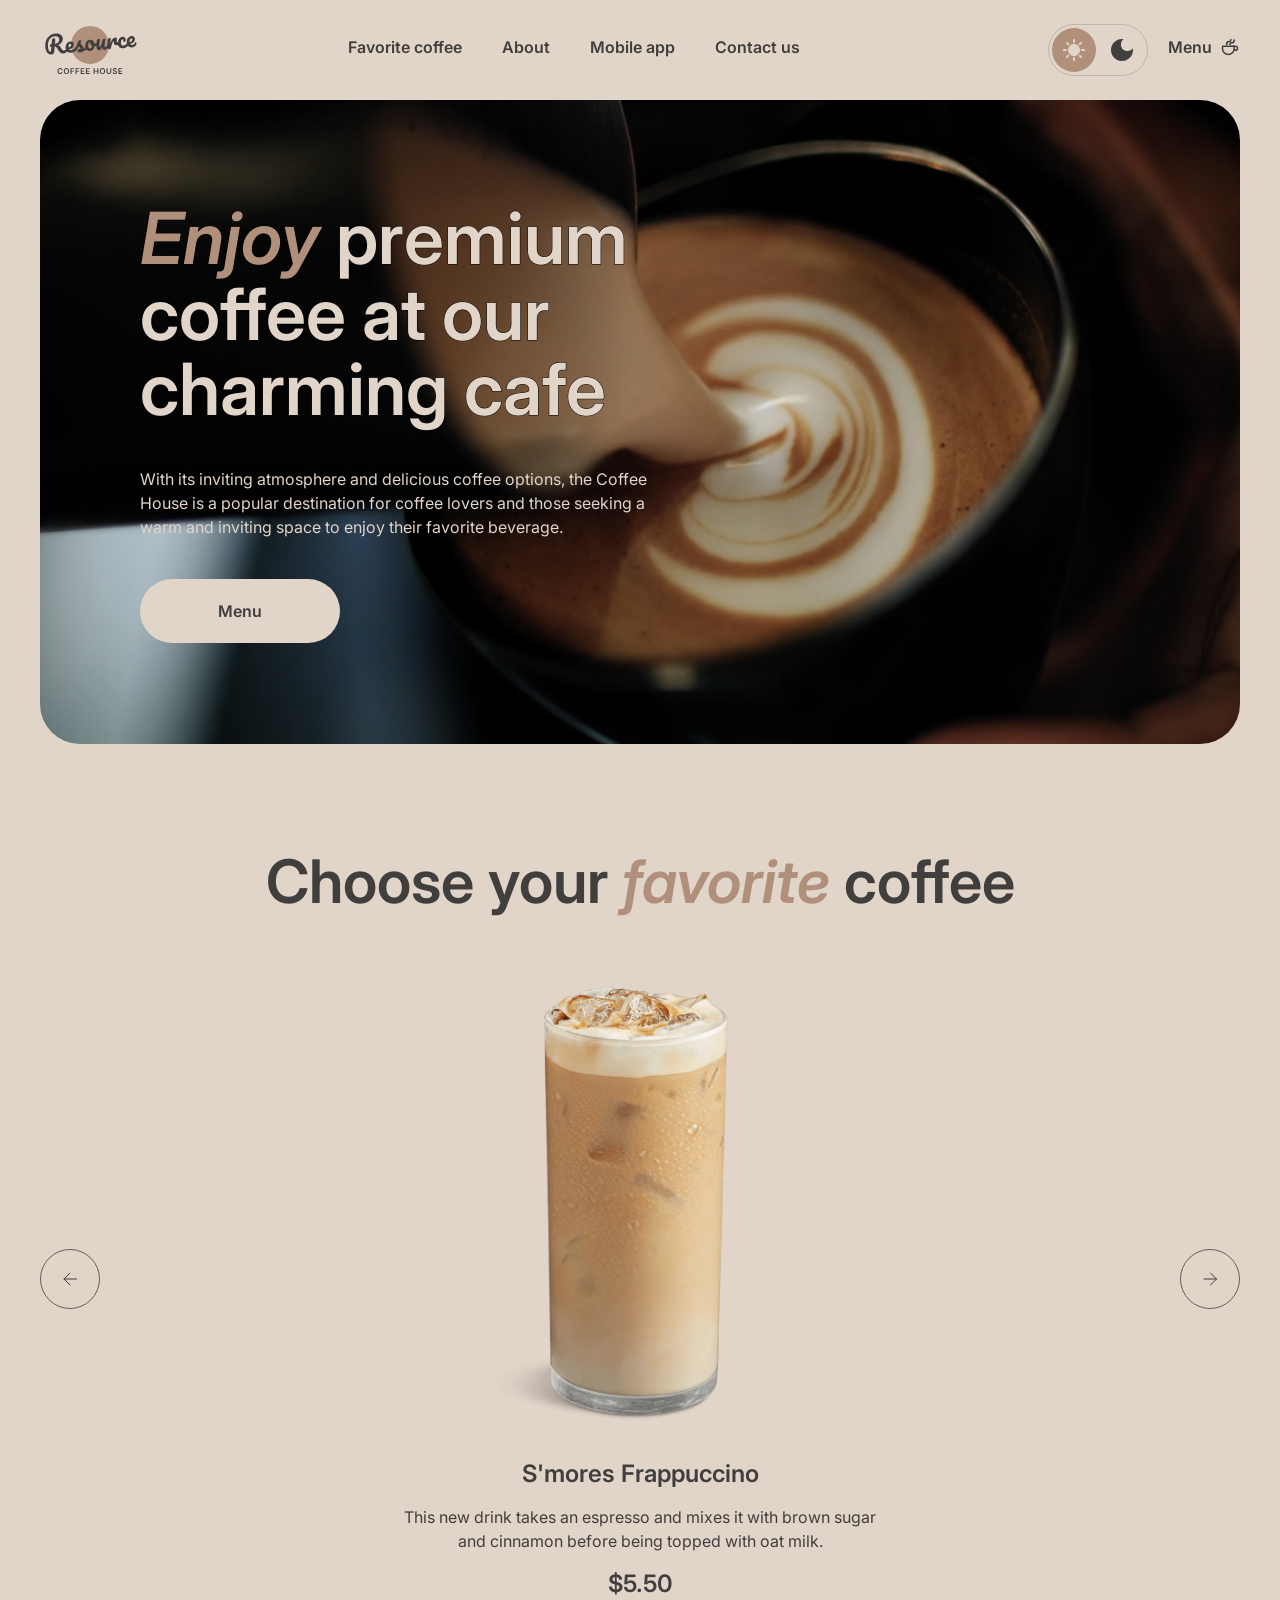
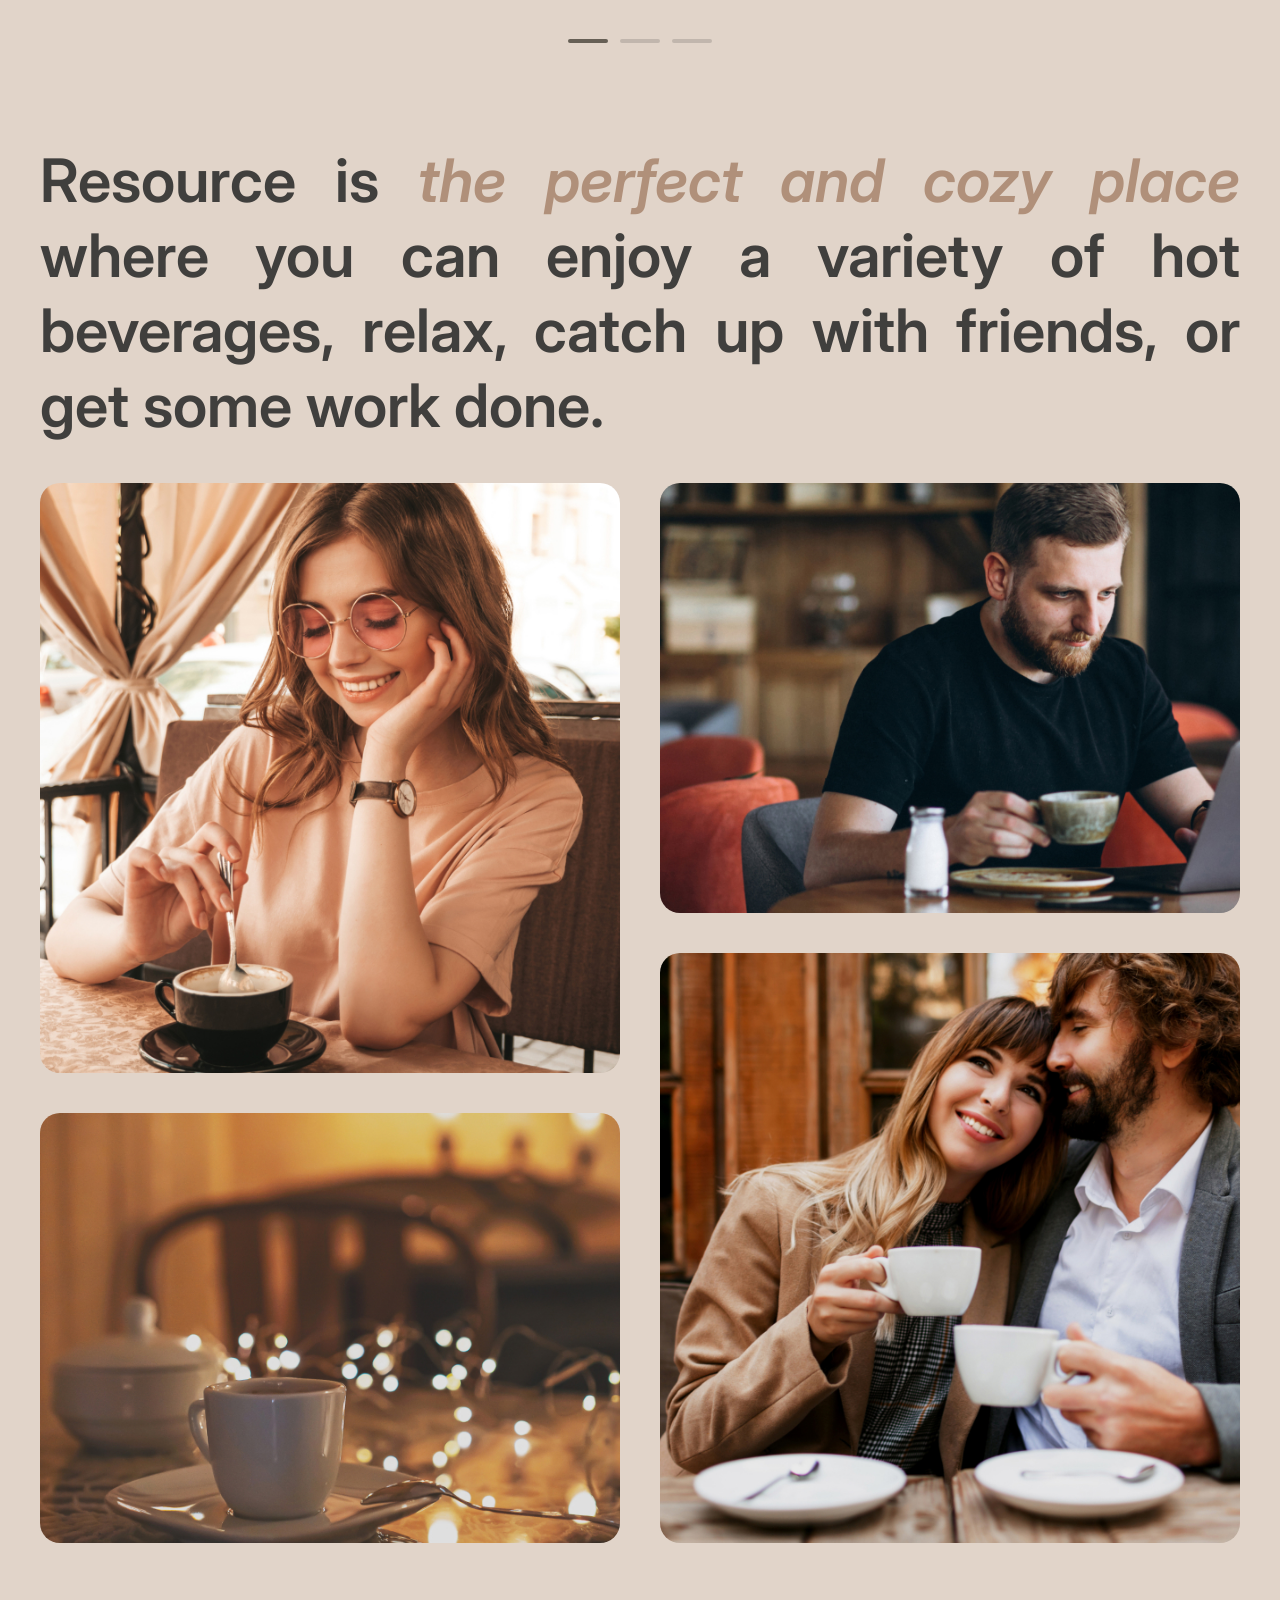
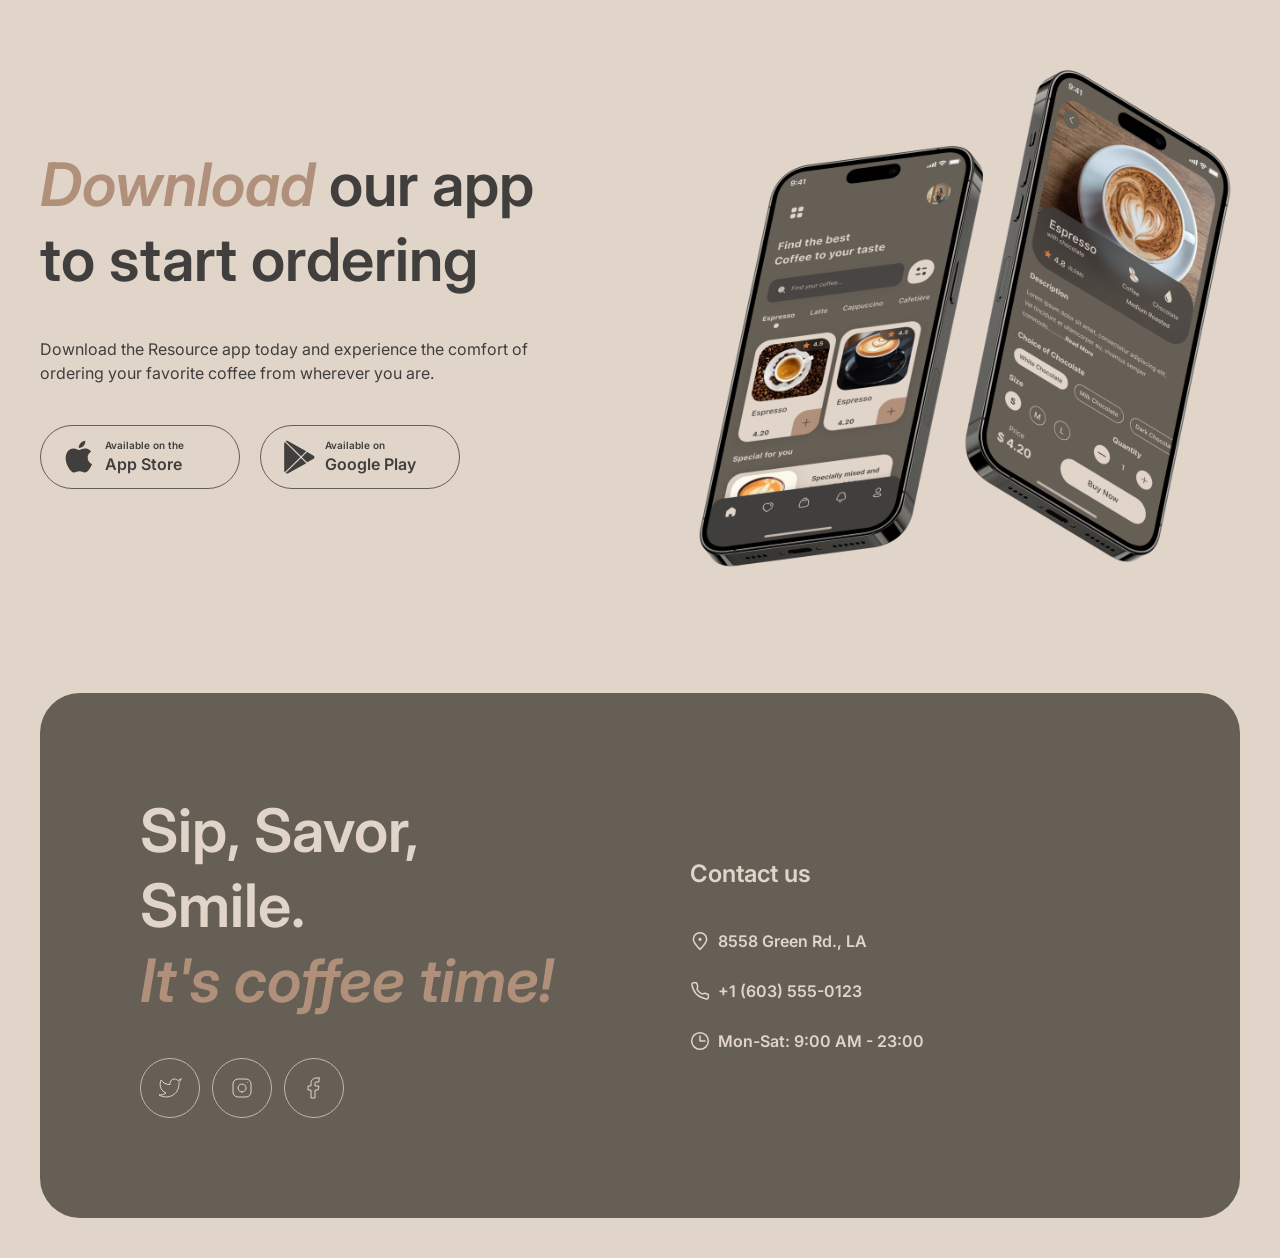
<file: index.html>
<!doctype html>
<html lang="en">
  <head>
    <meta charset="UTF-8" />
    <meta name="viewport" content="width=device-width, initial-scale=1.0" />
    <title>Coffee House</title>
    <link rel="icon" href="./images/img-hero.jpg" type="image/jpeg" />
    <link rel="preconnect" href="https://fonts.googleapis.com" />
    <link rel="preconnect" href="https://fonts.gstatic.com" crossorigin />
    <link href="https://fonts.googleapis.com/css2?family=Inter:ital,wght@0,400;0,600;1,600&display=swap" rel="stylesheet" />
    <link rel="stylesheet" href="./styles.css" />
    <script src="./javascript/theme.js" defer></script>
    <script src="./javascript/burger.js" defer></script>
    <script src="./javascript/carousel.js" defer></script>
  </head>
  <body>
    <header class="header">
      <div class="container header__container">
        <a class="logo" href="./index.html">
          <img class="logo__image" src="./images/logo/logo-dark.svg" alt="Coffee House">
        </a>

        <nav class="nav header__nav">
          <ul class="nav__list">
            <li class="nav__item">
              <a class="nav__link" href="#favorite">Favorite coffee</a>
            </li>
            <li class="nav__item">
              <a class="nav__link" href="#about">About</a>
            </li>
            <li class="nav__item">
              <a class="nav__link" href="#mobile-app">Mobile app</a>
            </li>
            <li class="nav__item">
              <a class="nav__link" href="#contacts">Contact us</a>
            </li>
            <li class="nav__item nav__item--mobile-menu">
              <a class="menu-link menu-link--mobile" href="./menu.html">
                Menu
                <img class="menu-link__icon" src="./images/icons/coffee-cup-dark.svg" alt="">
              </a>
            </li>
          </ul>
        </nav>

        <div class="header__controls">
          <div class="theme-switcher">
            <button class="theme-switcher__button" type="button" data-theme="light">
              <img class="theme-switcher__icon" src="./images/icons/sun-light.svg" alt="">
            </button>
            <button class="theme-switcher__button" type="button" data-theme="dark">
              <img class="theme-switcher__icon" src="./images/icons/moon-dark.svg" alt="">
            </button>
          </div>

          <a class="menu-link menu-link--desktop" href="./menu.html">
            Menu
            <img class="menu-link__icon" src="./images/icons/coffee-cup-dark.svg" alt="">
          </a>

          <button class="header__burger" type="button" aria-label="Open menu" data-burger>
            <img class="header__burger-image" src="./images/icons/menu.svg" alt="">
          </button>
        </div>
      </div>
    </header>

    <main class="main">
      <div class="container main__container">
        <section class="hero">
          <img class="hero__image" src="./images/img-hero.jpg" alt="Coffee shop interior">
          <div class="hero__content">
            <h1 class="hero__title"><span class="hero__title-accent">Enjoy</span> premium coffee at our charming cafe</h1>
            <p class="hero__text">
              With its inviting atmosphere and delicious coffee options, the Coffee House is a popular destination for coffee
              lovers and those seeking a warm and inviting space to enjoy their favorite beverage.
            </p>
            <a class="button hero__button" href="./menu.html">
              Menu
              <img class="hero__button-icon" src="./images/icons/coffee-cup-dark.svg" alt="">
            </a>
          </div>
        </section>

        <section class="favorite" id="favorite">
          <h2 class="section-title favorite__title">Choose your <span class="favorite__title-accent">favorite</span> coffee</h2>

          <div class="slider">
            <button class="slider__button slider__button--prev" type="button" data-slider-prev>
              <img class="slider__icon slider__icon--prev" src="./images/icons/arrow-left-dark.svg" alt="">
            </button>

            <article class="coffee-card" data-slider-card>
              <img class="coffee-card__image" src="./images/coffee-slider-1.png" alt="S'mores Frappuccino" data-slider-image>

              <div class="coffee-card__content">
                <h3 class="coffee-card__title" data-slider-title>S'mores Frappuccino</h3>
                <p class="coffee-card__text" data-slider-text>
                  This new drink takes an espresso and mixes it with brown sugar and cinnamon before being topped with oat milk.
                </p>
                <p class="coffee-card__price" data-slider-price>$5.50</p>
              </div>
            </article>

            <button class="slider__button slider__button--next" type="button" data-slider-next>
              <img class="slider__icon slider__icon--next" src="./images/icons/arrow-right-dark.svg" alt="">
            </button>
          </div>

          <div class="slider-pagination">
            <div class="slider-pagination__item slider-pagination__item--active" data-slider-pagination></div>
            <div class="slider-pagination__item" data-slider-pagination></div>
            <div class="slider-pagination__item" data-slider-pagination></div>
          </div>
        </section>

        <section class="about" id="about">
          <h2 class="section-title section-title--stroke about__title">
            Resource is <span class="about__title-accent">the perfect and cozy place</span> where you can enjoy a
            variety of hot beverages, relax, catch up with friends, or get some work done.
          </h2>

          <div class="about__gallery">
            <div class="about__column">
              <div class="about__image-wrapper about__image-wrapper--large">
                <img class="about__image" src="./images/about-1.jpg" alt="Woman enjoying coffee in a cafe">
              </div>
              <div class="about__image-wrapper about__image-wrapper--small">
                <img class="about__image" src="./images/about-2.jpg" alt="Man drinking coffee while working">
              </div>
            </div>

            <div class="about__column">
              <div class="about__image-wrapper about__image-wrapper--small">
                <img class="about__image" src="./images/about-3.jpg" alt="Coffee cups on a table">
              </div>
              <div class="about__image-wrapper about__image-wrapper--large">
                <img class="about__image" src="./images/about-4.jpg" alt="Friends drinking coffee together">
              </div>
            </div>
          </div>
        </section>

        <section class="mobile-app" id="mobile-app">
          <div class="mobile-app__content">
            <h2 class="section-title mobile-app__title"><span class="mobile-app__title-accent">Download</span> our app to start ordering</h2>
            <p class="mobile-app__text">
              Download the Resource app today and experience the comfort of ordering your favorite coffee from wherever you are.
            </p>

            <div class="mobile-app__links">
              <a class="store-link" href="https://www.apple.com/app-store/" target="_blank">
                <img class="store-link__icon store-link__icon--apple" src="./images/icons/apple-dark.svg" alt="">
                <div class="store-link__content">
                  <span class="store-link__caption">Available on the</span>
                  <span class="store-link__name">App Store</span>
                </div>
              </a>
              <a class="store-link" href="https://play.google.com/store/apps" target="_blank">
                <img class="store-link__icon store-link__icon--google" src="./images/icons/google-play-dark.svg" alt="">
                <div class="store-link__content">
                  <span class="store-link__caption">Available on</span>
                  <span class="store-link__name">Google Play</span>
                </div>
              </a>
            </div>
          </div>

          <div class="mobile-app__media">
            <img class="mobile-app__image" src="./images/mobile-screens.svg" alt="Resource mobile app screens">
          </div>
        </section>
      </div>
    </main>

    <footer class="footer" id="contacts">
      <div class="container footer__container">
        <div class="footer__content">
          <h2 class="section-title footer__title">
            Sip, Savor, Smile.<br />
            <span class="footer__title-accent">It's coffee time!</span>
          </h2>

          <ul class="socials">
            <li class="socials__item">
              <a class="socials__link" href="https://twitter.com/" target="_blank">
                <img class="socials__icon socials__icon--twitter" src="./images/icons/twitter-light.svg" alt="">
              </a>
            </li>
            <li class="socials__item">
              <a class="socials__link" href="https://www.instagram.com/" target="_blank">
                <img class="socials__icon socials__icon--instagram" src="./images/icons/instagram-light.svg" alt="">
              </a>
            </li>
            <li class="socials__item">
              <a class="socials__link" href="https://www.facebook.com/" target="_blank">
                <img class="socials__icon socials__icon--facebook" src="./images/icons/facebook-light.svg" alt="">
              </a>
            </li>
          </ul>
        </div>

        <div class="contacts">
          <h3 class="contacts__title">Contact us</h3>

          <div class="contacts__list">
            <a class="contacts__link" href="https://maps.google.com/?q=8558+Green+Rd,+LA" target="_blank">
              <img class="contacts__icon" src="./images/icons/pin-alt.svg" alt="">
              8558 Green Rd., LA
            </a>
            <a class="contacts__link" href="tel:+16035550123">
              <img class="contacts__icon" src="./images/icons/phone.svg" alt="">
              +1 (603) 555-0123
            </a>
            <div class="contacts__text">
              <img class="contacts__icon" src="./images/icons/clock.svg" alt="">
              Mon-Sat: 9:00 AM - 23:00
            </div>
          </div>
        </div>
      </div>
    </footer>
  </body>
</html>
</file>
<file: styles.css>
:root {
  --text-primary: #403f3d;
  --text-inverse: #e1d4c9;
  --text-accent: #b0907a;
  --text-stroke-dark: #000000;

  --bg-page: #e1d4c9;
  --bg-container: #665f55;
  --bg-button: #e1d4c9;
  --bg-overlay: rgba(64, 63, 61, 0.8);
  --bg-modal: #e1d4c9;
  --border-primary: #c1b6ad;
  --border-inverse: #665f55;

  --social-twitter-hover-icon: url("./images/icons/twitter-dark.svg");
  --social-instagram-hover-icon: url("./images/icons/instagram-dark.svg");
  --social-facebook-hover-icon: url("./images/icons/facebook-dark.svg");

  --theme-light-inactive-icon: url("./images/icons/sun-dark.svg");
  --theme-dark-icon: url("./images/icons/moon-dark.svg");
  --theme-dark-hover-icon: url("./images/icons/moon-light.svg");

  --coffee-cup-icon: url("./images/icons/coffee-cup-dark.svg");
  --burger-icon: url("./images/icons/menu.svg");
  --burger-close-icon: url("./images/icons/close-dark.svg");
  --info-icon: url("./images/icons/info-empty-dark.svg");
  --logo-image: url("./images/logo/logo-dark.svg");

  --slider-prev-icon: url("./images/icons/arrow-left-dark.svg");
  --slider-next-icon: url("./images/icons/arrow-right-dark.svg");
  --slider-prev-hover-icon: url("./images/icons/arrow-left-light.svg");
  --slider-next-hover-icon: url("./images/icons/arrow-right-light.svg");

  --font-family-main: Inter, sans-serif;
  --font-weight-regular: 400;
  --font-weight-semibold: 600;
  --font-style-accent: italic;
  --line-height-heading: 1.05;
  --line-height-heading-tablet: 1.25;
  --line-height-hero-mobile: 1.15;
  --line-height-body: 1.5;
  --hero-image-height-desktop: 644px;
  --hero-image-height-mobile: 552px;
  --header-row-height: 60px;
  --header-menu-bottom-offset: 60px;

  --font-size-body: 16px;
  --font-size-caption: 10px;
  --line-height-caption: 1.4;
  --font-size-card-title: 24px;
  --line-height-card-title: 1.25;
  --font-size-heading-mobile: 32px;
  --font-size-heading-tablet: 42px;
  --font-size-heading-desktop: 60px;
  --font-size-hero-desktop: 72px;

  --border-width-default: 1px;
  --icon-size-small: 20px;

  --space-4: 4px;
  --space-8: 8px;
  --space-12: 12px;
  --space-14: 14px;
  --space-16: 16px;
  --space-20: 20px;
  --space-40: 40px;
  --space-60: 60px;
  --space-100: 100px;

  --container-width: 1360px;
  --product-card-width: 310px;
  --radius-20: 20px;
  --radius-40: 40px;
  --radius-round: 100px;
  --transition-base: 0.3s ease;
}

*,
*::before,
*::after {
  box-sizing: border-box;
  margin: 0;
  padding: 0;
}

html {
  scroll-behavior: smooth;
}

body {
  background-color: var(--bg-page);
  color: var(--text-primary);
  font-family: var(--font-family-main);
  font-size: var(--font-size-body);
  font-weight: var(--font-weight-regular);
  line-height: var(--line-height-body);
}

.body--locked {
  overflow: hidden;
}

body.theme-dark {
  --text-primary: #e1d4c9;
  --text-inverse: #e1d4c9;
  --text-accent: #b0907a;

  --bg-page: #292826;
  --bg-container: #403f3d;
  --bg-button: #292826;
  --bg-overlay: rgba(41, 40, 38, 0.8);
  --bg-modal: var(--bg-container);
  --border-primary: #665f55;
  --border-inverse: #c1b6ad;

  --social-twitter-hover-icon: url("./images/icons/twitter-light.svg");
  --social-instagram-hover-icon: url("./images/icons/instagram-light.svg");
  --social-facebook-hover-icon: url("./images/icons/facebook-light.svg");

  --theme-light-inactive-icon: url("./images/icons/sun-light.svg");
  --theme-dark-icon: url("./images/icons/moon-light.svg");

  --coffee-cup-icon: url("./images/icons/coffee-cup-light.svg");
  --burger-icon: url("./images/icons/menu-light.svg");
  --burger-close-icon: url("./images/icons/close-light.svg");
  --info-icon: url("./images/icons/info-empty-light.svg");
  --logo-image: url("./images/logo/logo-light.svg");

  --slider-prev-icon: url("./images/icons/arrow-left-light.svg");
  --slider-next-icon: url("./images/icons/arrow-right-light.svg");
}

img {
  max-width: 100%;
  display: block;
}

a {
  color: inherit;
  text-decoration: none;
}

button {
  padding-top: 0;
  padding-right: 0;
  padding-bottom: 0;
  padding-left: 0;
  border: 0;
  background-color: transparent;
  color: var(--text-primary);
  font-family: var(--font-family-main);
  font-size: var(--font-size-body);
  font-weight: var(--font-weight-regular);
  line-height: var(--line-height-body);
}

.container {
  width: 100%;
  max-width: var(--container-width);
}

.header {
  display: flex;
  justify-content: center;
  padding: var(--space-20) var(--space-40);
}

.main,
.footer {
  display: flex;
  justify-content: center;
  padding-top: 0;
  padding-right: var(--space-40);
  padding-bottom: 0;
  padding-left: var(--space-40);
}

.header__container {
  display: flex;
  align-items: center;
  justify-content: space-between;
  min-height: 60px;
}

.logo {
  display: block;
  width: 100px;
}

.logo__image {
  width: 100%;
  content: var(--logo-image);
}

.nav__list {
  display: flex;
  gap: var(--space-40);
  padding-top: 0;
  padding-right: 0;
  padding-bottom: 0;
  padding-left: 0;
  list-style: none;
}

.nav__link,
.menu-link {
  padding-bottom: var(--space-4);
  border-bottom-width: 2px;
  border-bottom-style: solid;
  border-bottom-color: transparent;
  font-weight: var(--font-weight-semibold);
  transition: border-color var(--transition-base);
}

.nav__link {
  display: inline-block;
}

.menu-link--active {
  border-bottom-color: var(--text-primary);
  cursor: default;
}

.header__controls {
  display: flex;
  flex-direction: row;
  align-items: center;
  gap: var(--space-20);
}

.header__burger {
  display: none;
  align-items: center;
  justify-content: center;
  width: 44px;
  height: 44px;
  border-width: var(--border-width-default);
  border-style: solid;
  border-color: var(--border-inverse);
  border-radius: var(--radius-round);
}

.header__burger-image {
  width: 18px;
  height: 14px;
  content: var(--burger-icon);
}

.header--menu-open .header__burger-image {
  width: 16px;
  height: 16px;
  content: var(--burger-close-icon);
}

.theme-switcher {
  display: flex;
  align-items: center;
  gap: var(--space-4);
  height: 52px;
  padding-top: 3px;
  padding-right: 3px;
  padding-bottom: 3px;
  padding-left: 3px;
  border-width: var(--border-width-default);
  border-style: solid;
  border-color: var(--border-primary);
  border-radius: var(--radius-round);
  transition:
    background-color var(--transition-base),
    border-color var(--transition-base);
}

.theme-switcher__button {
  display: flex;
  align-items: center;
  justify-content: center;
  width: 44px;
  height: 44px;
  border-radius: var(--radius-round);
  cursor: pointer;
  transition: background-color var(--transition-base);
}

.theme-switcher__button--active {
  background-color: var(--text-accent);
  cursor: default;
}

.theme-switcher__icon {
  width: 22px;
  height: 22px;
}

.theme-switcher__button--inactive[data-theme="light"] .theme-switcher__icon {
  content: var(--theme-light-inactive-icon);
}

.theme-switcher__button[data-theme="dark"] .theme-switcher__icon {
  content: var(--theme-dark-icon);
}

.menu-link {
  display: flex;
  align-items: center;
  gap: var(--space-8);
}

.menu-link--mobile {
  display: none;
}

.menu-link__icon {
  width: var(--icon-size-small);
  height: var(--icon-size-small);
  content: var(--coffee-cup-icon);
}

.main {
  margin-bottom: var(--space-100);
}

.main__container {
  display: flex;
  flex-direction: column;
  gap: var(--space-100);
}

.section-title {
  font-size: var(--font-size-heading-desktop);
  font-weight: var(--font-weight-semibold);
  line-height: var(--line-height-heading-tablet);
  letter-spacing: 0;
}

.section-title--stroke {
  -webkit-text-stroke-width: 1px;
  -webkit-text-stroke-color: var(--text-stroke-dark);
  paint-order: stroke fill;
}

.hero {
  position: relative;
  border-radius: var(--radius-40);
  overflow: hidden;
}

.hero__image {
  width: 100%;
  height: var(--hero-image-height-desktop);
  object-fit: cover;
}

.hero__content {
  position: absolute;
  top: var(--space-100);
  right: var(--space-100);
  bottom: var(--space-100);
  left: var(--space-100);
  display: flex;
  flex-direction: column;
  gap: var(--space-40);
  max-width: 530px;
  color: var(--text-inverse);
}

.hero__title {
  font-size: var(--font-size-hero-desktop);
  font-weight: var(--font-weight-semibold);
  line-height: var(--line-height-heading);
  letter-spacing: 0;
  -webkit-text-stroke-width: 1px;
  -webkit-text-stroke-color: var(--text-stroke-dark);
  paint-order: stroke fill;
}

.hero__title-accent {
  color: var(--text-accent);
  font-style: var(--font-style-accent);
}

.hero__text {
  font-size: var(--font-size-body);
  font-weight: var(--font-weight-regular);
  line-height: var(--line-height-body);
  letter-spacing: 0;
}

.button {
  align-self: flex-start;
  display: flex;
  align-items: center;
  justify-content: center;
  gap: var(--space-8);
  min-width: 200px;
  padding-top: var(--space-20);
  padding-right: var(--space-20);
  padding-bottom: var(--space-20);
  padding-left: var(--space-20);
  border-radius: var(--radius-round);
  background-color: var(--bg-button);
  color: var(--text-primary);
  font-weight: var(--font-weight-semibold);
  transition:
    background-color var(--transition-base),
    border-color var(--transition-base),
    color var(--transition-base);
  text-align: center;
}

.hero__button-icon {
  display: none;
  width: var(--icon-size-small);
  height: var(--icon-size-small);
  content: var(--coffee-cup-icon);
}

.favorite {
  display: flex;
  flex-direction: column;
  gap: var(--space-40);
}

.favorite__title {
  text-align: center;
}

.favorite__title-accent {
  color: var(--text-accent);
  font-style: var(--font-style-accent);
}

.slider {
  display: flex;
  align-items: center;
  justify-content: space-between;
}

.slider__button {
  display: flex;
  align-items: center;
  justify-content: center;
  width: 60px;
  height: 60px;
  padding-top: 0;
  padding-right: 0;
  padding-bottom: 0;
  padding-left: 0;
  border-width: var(--border-width-default);
  border-style: solid;
  border-color: var(--border-inverse);
  border-radius: var(--radius-round);
  background-color: transparent;
  cursor: pointer;
  transition:
    background-color var(--transition-base),
    border-color var(--transition-base);
}

.slider__icon {
  width: 24px;
  height: 24px;
}

.slider__icon--prev {
  content: var(--slider-prev-icon);
}

.slider__icon--next {
  content: var(--slider-next-icon);
}

.coffee-card {
  display: flex;
  flex-direction: column;
  align-items: center;
  gap: var(--space-20);
  max-width: 480px;
  text-align: center;
  transition: opacity var(--transition-base);
}

.coffee-card--hidden {
  opacity: 0;
}

.coffee-card__content {
  display: flex;
  flex-direction: column;
  gap: var(--space-16);
}

.coffee-card__title {
  font-size: var(--font-size-card-title);
  font-weight: var(--font-weight-semibold);
  line-height: var(--line-height-card-title);
}

.coffee-card__price {
  font-size: var(--font-size-card-title);
  font-weight: var(--font-weight-semibold);
  line-height: var(--line-height-card-title);
}

.slider-pagination {
  display: flex;
  justify-content: center;
  gap: var(--space-12);
}

.slider-pagination__item {
  width: 40px;
  height: 4px;
  border-radius: var(--radius-round);
  background-color: var(--border-primary);
}

.slider-pagination__item--active {
  background-color: var(--border-inverse);
}

.about {
  display: flex;
  flex-direction: column;
  gap: var(--space-40);
}

.about__title {
  width: 100%;
  text-align: justify;
}

.about__title-accent {
  color: var(--text-accent);
  font-style: var(--font-style-accent);
}

.about__gallery {
  display: flex;
  gap: var(--space-40);
}

.about__column {
  display: flex;
  flex-direction: column;
  gap: var(--space-40);
  width: 100%;
}

.about__image-wrapper {
  width: 100%;
  border-radius: var(--radius-20);
  overflow: hidden;
}

.about__image-wrapper--large {
  height: 590px;
}

.about__image-wrapper--small {
  height: 430px;
}

.about__image {
  width: 100%;
  height: 100%;
  object-fit: cover;
  transform: scale(1.1);
  transition: transform var(--transition-base);
}

.mobile-app {
  display: flex;
  align-items: center;
  justify-content: space-between;
  gap: var(--space-100);
}

.mobile-app__content {
  display: flex;
  flex-direction: column;
  flex: 1 1 0;
  gap: var(--space-40);
  max-width: 630px;
  min-width: 0;
}

.mobile-app__title-accent {
  color: var(--text-accent);
  font-style: var(--font-style-accent);
}

.mobile-app__text {
  font-size: var(--font-size-body);
  font-weight: var(--font-weight-regular);
  line-height: var(--line-height-body);
  letter-spacing: 0;
}

.mobile-app__links {
  display: flex;
  gap: var(--space-20);
}

.store-link {
  display: flex;
  align-items: center;
  gap: var(--space-8);
  width: 200px;
  min-height: 64px;
  padding-top: var(--space-12);
  padding-right: var(--space-20);
  padding-bottom: var(--space-12);
  padding-left: var(--space-20);
  border-width: var(--border-width-default);
  border-style: solid;
  border-color: var(--border-inverse);
  border-radius: var(--radius-round);
  color: var(--text-primary);
  font-weight: var(--font-weight-semibold);
  transition:
    background-color var(--transition-base),
    border-color var(--transition-base),
    color var(--transition-base);
}

.store-link__icon {
  flex: 0 0 36px;
  width: 36px;
  height: 36px;
}

body.theme-dark .store-link__icon--apple {
  content: url("./images/icons/apple-light.svg");
}

body.theme-dark .store-link__icon--google {
  content: url("./images/icons/google-play-light.svg");
}

.store-link__content {
  display: flex;
  flex-direction: column;
}

.store-link__caption {
  font-size: var(--font-size-caption);
  line-height: var(--line-height-caption);
}

.store-link__name {
  font-size: var(--font-size-body);
  line-height: var(--line-height-body);
}

.mobile-app__media {
  flex: 1 1 0;
  max-width: 630px;
  min-width: 0;
}

.mobile-app__image {
  width: 100%;
}

.menu {
  display: flex;
  flex-direction: column;
  align-items: center;
  gap: var(--space-40);
}

.menu__title {
  max-width: 800px;
  font-size: var(--font-size-heading-desktop);
  font-weight: var(--font-weight-semibold);
  line-height: var(--line-height-heading-tablet);
  letter-spacing: 0;
  text-align: center;
}

.menu__title-accent {
  color: var(--text-accent);
  font-style: var(--font-style-accent);
}

.menu__categories {
  display: flex;
  flex-wrap: wrap;
  justify-content: center;
  gap: var(--space-16);
}

.menu__category {
  display: flex;
  align-items: center;
  justify-content: center;
  gap: var(--space-8);
  min-height: 46px;
  padding-top: var(--space-8);
  padding-right: var(--space-16);
  padding-bottom: var(--space-8);
  padding-left: var(--space-8);
  border-width: var(--border-width-default);
  border-style: solid;
  border-color: var(--border-primary);
  border-radius: var(--radius-round);
  font-weight: var(--font-weight-semibold);
  cursor: pointer;
  transition:
    background-color var(--transition-base),
    border-color var(--transition-base),
    color var(--transition-base);
}

.menu__category--active {
  background-color: var(--bg-container);
  border-color: var(--bg-container);
  color: var(--text-inverse);
  cursor: default;
  opacity: 1;
}

.menu__category-icon {
  display: flex;
  align-items: center;
  justify-content: center;
  width: 30px;
  height: 30px;
  border-radius: var(--radius-round);
  background-color: var(--border-primary);
  transition: background-color var(--transition-base);
}

.menu__category--active .menu__category-icon {
  background-color: var(--bg-page);
}

.menu__category-image {
  width: 16px;
  height: 16px;
}

.menu__cards {
  display: grid;
  grid-template-columns: repeat(4, var(--product-card-width));
  gap: var(--space-40);
  width: 100%;
}

.menu__more-button {
  display: none;
  align-items: center;
  justify-content: center;
  width: 60px;
  height: 60px;
  padding-top: 0;
  padding-right: 0;
  padding-bottom: 0;
  padding-left: 0;
  border-width: var(--border-width-default);
  border-style: solid;
  border-color: var(--border-inverse);
  border-radius: var(--radius-round);
  background-color: transparent;
}

.menu__more-icon {
  width: 24px;
  height: 24px;
}

.product-card {
  display: flex;
  flex-direction: column;
  min-height: 506px;
  border-width: var(--border-width-default);
  border-style: solid;
  border-color: var(--border-primary);
  border-radius: var(--radius-40);
  overflow: hidden;
  cursor: pointer;
}

.product-card__image-wrapper {
  width: 100%;
  aspect-ratio: 1;
  border-radius: var(--radius-40);
  overflow: hidden;
}

.product-card__image {
  width: 100%;
  height: 100%;
  object-fit: cover;
  transform: scale(1.1);
  transition: transform var(--transition-base);
}

.product-card__content {
  display: flex;
  flex-direction: column;
  flex-grow: 1;
  min-width: 0;
  gap: var(--space-40);
  padding-top: var(--space-20);
  padding-right: var(--space-20);
  padding-bottom: var(--space-20);
  padding-left: var(--space-20);
}

.product-card__description {
  display: flex;
  flex-direction: column;
  gap: var(--space-12);
}

.product-card__title {
  font-size: var(--font-size-card-title);
  font-weight: var(--font-weight-semibold);
  line-height: var(--line-height-card-title);
}

.product-card__text {
  font-size: var(--font-size-body);
  line-height: var(--line-height-body);
}

.product-card__price {
  margin: auto 0 0;
  font-size: var(--font-size-card-title);
  font-weight: var(--font-weight-semibold);
  line-height: var(--line-height-card-title);
}

.modal {
  position: fixed;
  inset: 0;
  z-index: 10;
  display: flex;
  align-items: center;
  justify-content: center;
  padding-top: var(--space-40);
  padding-right: var(--space-40);
  padding-bottom: var(--space-40);
  padding-left: var(--space-40);
  background-color: var(--bg-overlay);
}

.modal[hidden] {
  display: none;
}

.modal__content {
  display: grid;
  grid-template-columns: 310px minmax(0, 1fr);
  gap: var(--space-20);
  width: min(100%, 800px);
  padding-top: var(--space-16);
  padding-right: var(--space-16);
  padding-bottom: var(--space-16);
  padding-left: var(--space-16);
  border-radius: var(--radius-40);
  background-color: var(--bg-modal);
  color: var(--text-primary);
}

.modal__image-wrapper {
  width: 100%;
  aspect-ratio: 1;
  border-radius: var(--radius-40);
  overflow: hidden;
}

.modal__image {
  width: 100%;
  height: 100%;
  object-fit: cover;
}

.modal__body {
  display: flex;
  flex-direction: column;
  gap: var(--space-20);
}

.modal__title {
  font-size: var(--font-size-card-title);
  font-weight: var(--font-weight-semibold);
  line-height: var(--line-height-card-title);
}

.modal__options,
.modal__option-group {
  display: flex;
  flex-direction: column;
  gap: var(--space-20);
}

.modal__option-list {
  display: flex;
  flex-wrap: wrap;
  gap: var(--space-8);
}

.modal__option-button {
  display: flex;
  align-items: center;
  gap: var(--space-8);
  min-height: 46px;
  padding-top: var(--space-8);
  padding-right: var(--space-16);
  padding-bottom: var(--space-8);
  padding-left: var(--space-8);
  border-width: var(--border-width-default);
  border-style: solid;
  border-color: var(--border-primary);
  border-radius: var(--radius-round);
  font-weight: var(--font-weight-semibold);
  cursor: pointer;
  transition:
    background-color var(--transition-base),
    border-color var(--transition-base),
    color var(--transition-base);
}

.modal__option-button--active {
  background-color: var(--bg-container);
  border-color: var(--bg-container);
  color: var(--text-inverse);
}

.modal__option-button--size.modal__option-button--active {
  cursor: default;
  pointer-events: none;
}

body.theme-dark .modal__option-button--active {
  background-color: var(--bg-page);
  border-color: var(--bg-page);
}

.modal__option-mark {
  display: flex;
  align-items: center;
  justify-content: center;
  width: 30px;
  height: 30px;
  border-radius: var(--radius-round);
  background-color: var(--border-primary);
  transition:
    background-color var(--transition-base),
    color var(--transition-base);
}

.modal__option-button--active .modal__option-mark {
  background-color: var(--bg-page);
  color: var(--text-primary);
}

body.theme-dark .modal__option-button--active .modal__option-mark {
  background-color: var(--bg-container);
}

.modal__total {
  display: flex;
  align-items: center;
  justify-content: space-between;
  gap: var(--space-20);
}

.modal__total-label,
.modal__price {
  font-size: var(--font-size-card-title);
  font-weight: var(--font-weight-semibold);
  line-height: var(--line-height-card-title);
}

.modal__note {
  display: flex;
  gap: var(--space-8);
  padding-top: var(--space-12);
  border-top-width: var(--border-width-default);
  border-top-style: solid;
  border-top-color: var(--border-primary);
  font-size: var(--font-size-caption);
  font-weight: var(--font-weight-semibold);
  line-height: var(--line-height-caption);
}

.modal__note-icon {
  flex: 0 0 var(--icon-size-small);
  width: var(--icon-size-small);
  height: var(--icon-size-small);
  content: var(--info-icon);
}

.modal__close-button {
  width: 100%;
  min-height: 44px;
  border-width: var(--border-width-default);
  border-style: solid;
  border-color: var(--border-primary);
  border-radius: var(--radius-round);
  font-weight: var(--font-weight-semibold);
  cursor: pointer;
}

.footer__container {
  display: flex;
  justify-content: space-between;
  gap: var(--space-100);
  margin-bottom: var(--space-40);
  padding-top: var(--space-100);
  padding-right: var(--space-100);
  padding-bottom: var(--space-100);
  padding-left: var(--space-100);
  border-radius: var(--radius-40);
  background-color: var(--bg-container);
  color: var(--text-inverse);
}

.footer__content {
  display: flex;
  flex-direction: column;
  flex: 1;
  gap: var(--space-40);
}

.footer__title-accent {
  color: var(--text-accent);
  font-style: var(--font-style-accent);
}

.socials {
  display: flex;
  gap: var(--space-12);
  padding-top: 0;
  padding-right: 0;
  padding-bottom: 0;
  padding-left: 0;
  list-style: none;
}

.socials__link {
  display: flex;
  align-items: center;
  justify-content: center;
  width: 60px;
  height: 60px;
  border-width: var(--border-width-default);
  border-style: solid;
  border-color: var(--border-primary);
  border-radius: var(--radius-round);
  transition:
    background-color var(--transition-base),
    border-color var(--transition-base);
}

.socials__icon {
  width: 24px;
  height: 24px;
}

.contacts {
  display: flex;
  flex-direction: column;
  flex: 1;
  align-self: center;
  gap: var(--space-40);
}

.contacts__title {
  font-size: var(--font-size-card-title);
  font-weight: var(--font-weight-semibold);
  line-height: var(--line-height-card-title);
}

.contacts__list {
  display: flex;
  flex-direction: column;
  gap: var(--space-20);
}

.contacts__link,
.contacts__text {
  display: flex;
  align-items: center;
  gap: var(--space-8);
  font-size: var(--font-size-body);
  font-weight: var(--font-weight-semibold);
  line-height: var(--line-height-body);
  letter-spacing: 0;
}

.contacts__link {
  align-self: flex-start;
  padding-bottom: var(--space-4);
  border-bottom-width: 2px;
  border-bottom-style: solid;
  border-bottom-color: transparent;
  transition: border-color var(--transition-base);
}

.contacts__icon {
  width: var(--icon-size-small);
  height: var(--icon-size-small);
}

@media (max-width: 1439px) {
  .section-title--stroke {
    -webkit-text-stroke-width: 0;
  }

  .menu__cards {
    grid-template-columns: repeat(3, minmax(0, 1fr));
  }
}

@media (max-width: 1200px) {
  .menu__cards {
    grid-template-columns: repeat(2, minmax(0, 1fr));
  }
}

@media (max-width: 992px) {
  .menu__title,
  .footer__title {
    font-size: var(--font-size-heading-desktop);
    line-height: var(--line-height-heading-tablet);
  }

  .hero__content {
    top: var(--space-100);
    right: var(--space-100);
    bottom: var(--space-100);
    left: var(--space-60);
    max-width: none;
  }

  .hero__button-icon {
    display: block;
  }

  .mobile-app {
    flex-direction: column;
    gap: var(--space-100);
  }

  .about__gallery {
    flex-direction: column;
    gap: var(--space-40);
  }

  .about__image-wrapper--small {
    display: none;
  }

  .header__nav {
    display: none;
  }

  .header--menu-open {
    min-height: 100vh;
  }

  .header--menu-open .header__container {
    flex-wrap: wrap;
    align-content: flex-start;
  }

  .header--menu-open .logo {
    order: 1;
  }

  .header--menu-open .header__controls {
    order: 2;
  }

  .header--menu-open .header__nav {
    order: 3;
    display: flex;
    align-items: center;
    justify-content: center;
    width: 100%;
    height: calc(100vh - var(--space-20) - var(--space-20) - var(--header-row-height) - var(--header-menu-bottom-offset));
  }

  .header--menu-open .nav__list {
    flex-direction: column;
    align-items: center;
    gap: var(--space-60);
  }

  .header--menu-open .nav__item--mobile-menu {
    margin-top: var(--space-40);
  }

  .header--menu-open .menu-link--mobile {
    display: flex;
    justify-content: center;
    gap: var(--space-16);
  }

  .header--menu-open .nav__link,
  .header--menu-open .menu-link--mobile {
    font-size: var(--font-size-heading-mobile);
    line-height: var(--line-height-heading-tablet);
  }

  .header--menu-open .menu-link--mobile .menu-link__icon {
    width: var(--space-40);
    height: var(--space-40);
  }

  .menu-link--desktop {
    display: none;
  }

  .header__burger {
    display: flex;
  }

  .footer__container {
    flex-direction: column;
    gap: var(--space-100);
    padding-top: var(--space-100);
    padding-right: var(--space-60);
    padding-bottom: var(--space-100);
    padding-left: var(--space-60);
  }

  .contacts {
    align-self: stretch;
  }

  .menu__cards {
    width: auto;
    margin: 0 var(--space-14);
  }
}

@media (max-width: 768px) {
  .product-card:nth-child(n + 5) {
    display: none;
  }

  .menu__cards--expanded .product-card:nth-child(n + 5) {
    display: flex;
  }

  .menu__more-button {
    display: flex;
  }

  .menu__more-button--hidden {
    display: none;
  }
}

@media (max-width: 767px) {
  .header {
    padding-right: var(--space-16);
    padding-left: var(--space-16);
  }

  .main,
  .footer {
    padding-top: 0;
    padding-right: var(--space-16);
    padding-bottom: 0;
    padding-left: var(--space-16);
  }

  .main__container {
    margin-bottom: var(--space-40);
  }

  .hero__content {
    top: var(--space-60);
    right: var(--space-16);
    bottom: var(--space-60);
    left: var(--space-16);
  }

  .hero__title {
    font-size: var(--font-size-heading-tablet);
    line-height: var(--line-height-hero-mobile);
  }

  .hero__image {
    height: var(--hero-image-height-mobile);
  }

  .menu__title {
    font-size: var(--font-size-heading-mobile);
    line-height: var(--line-height-heading-tablet);
  }

  .favorite__title {
    font-size: var(--font-size-heading-mobile);
    line-height: var(--line-height-heading-tablet);
  }

  .about__title {
    font-size: var(--font-size-heading-mobile);
    line-height: var(--line-height-heading-tablet);
    text-align: left;
  }

  .mobile-app__title {
    font-size: var(--font-size-heading-mobile);
    line-height: var(--line-height-heading-tablet);
  }

  .mobile-app__links {
    flex-direction: column;
    gap: var(--space-20);
  }

  .mobile-app__media {
    margin: 0 30px;
  }

  .slider {
    justify-content: center;
  }

  .slider__button {
    display: none;
  }

  .footer__title {
    font-size: var(--font-size-heading-mobile);
    line-height: var(--line-height-heading-tablet);
  }

  .footer__container {
    gap: var(--space-40);
    margin-bottom: var(--space-40);
    padding-top: var(--space-60);
    padding-right: var(--space-16);
    padding-bottom: var(--space-60);
    padding-left: var(--space-16);
  }

  .menu__categories {
    gap: var(--space-8);
  }

  .contacts__list {
    gap: var(--space-16);
  }

  .menu__cards {
    grid-template-columns: 1fr;
    width: auto;
    margin: 0 var(--space-20);
  }

  .modal {
    padding-top: var(--space-16);
    padding-right: var(--space-16);
    padding-bottom: var(--space-16);
    padding-left: var(--space-16);
  }

  .modal__content {
    grid-template-columns: 1fr;
  }

  .modal__image-wrapper {
    display: none;
  }

}

@media (hover: hover) {
  .nav__link:hover,
  .menu-link:hover {
    border-bottom-color: var(--text-primary);
  }

  .menu-link--active:hover {
    border-bottom-color: var(--text-primary);
  }

  .hero__button:hover .hero__button-icon {
    display: block;
  }

  .theme-switcher__button--inactive:hover {
    background-color: var(--bg-container);
  }

  .theme-switcher__button--inactive[data-theme="dark"]:hover .theme-switcher__icon {
    content: var(--theme-dark-hover-icon);
  }

  .store-link:hover {
    background-color: var(--bg-container);
    border-color: var(--bg-container);
    color: var(--text-inverse);
  }

  .store-link:hover .store-link__icon--apple {
    content: url("./images/icons/apple-light.svg");
  }

  .store-link:hover .store-link__icon--google {
    content: url("./images/icons/google-play-light.svg");
  }

  .slider__button:hover {
    background-color: var(--bg-container);
    border-color: var(--bg-container);
  }

  .slider__button:hover .slider__icon--prev {
    content: var(--slider-prev-hover-icon);
  }

  .slider__button:hover .slider__icon--next {
    content: var(--slider-next-hover-icon);
  }

  .socials__link:hover {
    background-color: var(--bg-page);
    border-color: var(--bg-page);
  }

  .socials__link:hover .socials__icon--twitter {
    content: var(--social-twitter-hover-icon);
  }

  .socials__link:hover .socials__icon--instagram {
    content: var(--social-instagram-hover-icon);
  }

  .socials__link:hover .socials__icon--facebook {
    content: var(--social-facebook-hover-icon);
  }

  .contacts__link:hover {
    border-bottom-color: var(--text-inverse);
  }

  .about__image-wrapper:hover .about__image {
    transform: scale(1);
  }

  .product-card:hover .product-card__image {
    transform: scale(1);
  }

  .menu__category--available:hover {
    background-color: var(--bg-container);
    border-color: var(--bg-container);
    color: var(--text-inverse);
  }

  .menu__category--available:hover .menu__category-icon {
    background-color: var(--bg-page);
  }

  .modal__close-button:hover {
    background-color: var(--bg-container);
    border-color: var(--bg-container);
    color: var(--text-inverse);
  }

  .modal__option-button:not(.modal__option-button--active):hover {
    background-color: var(--bg-container);
    border-color: var(--bg-container);
    color: var(--text-inverse);
  }

  .modal__option-button:not(.modal__option-button--active):hover .modal__option-mark {
    background-color: var(--bg-page);
    color: var(--text-primary);
  }

  body.theme-dark .modal__close-button:hover {
    background-color: var(--bg-page);
    border-color: var(--bg-page);
    color: var(--text-primary);
  }

  body.theme-dark .modal__option-button:not(.modal__option-button--active):hover {
    background-color: var(--bg-page);
    border-color: var(--bg-page);
    color: var(--text-primary);
  }

  body.theme-dark .modal__option-button:not(.modal__option-button--active):hover .modal__option-mark {
    background-color: var(--bg-container);
  }
}
</file>
